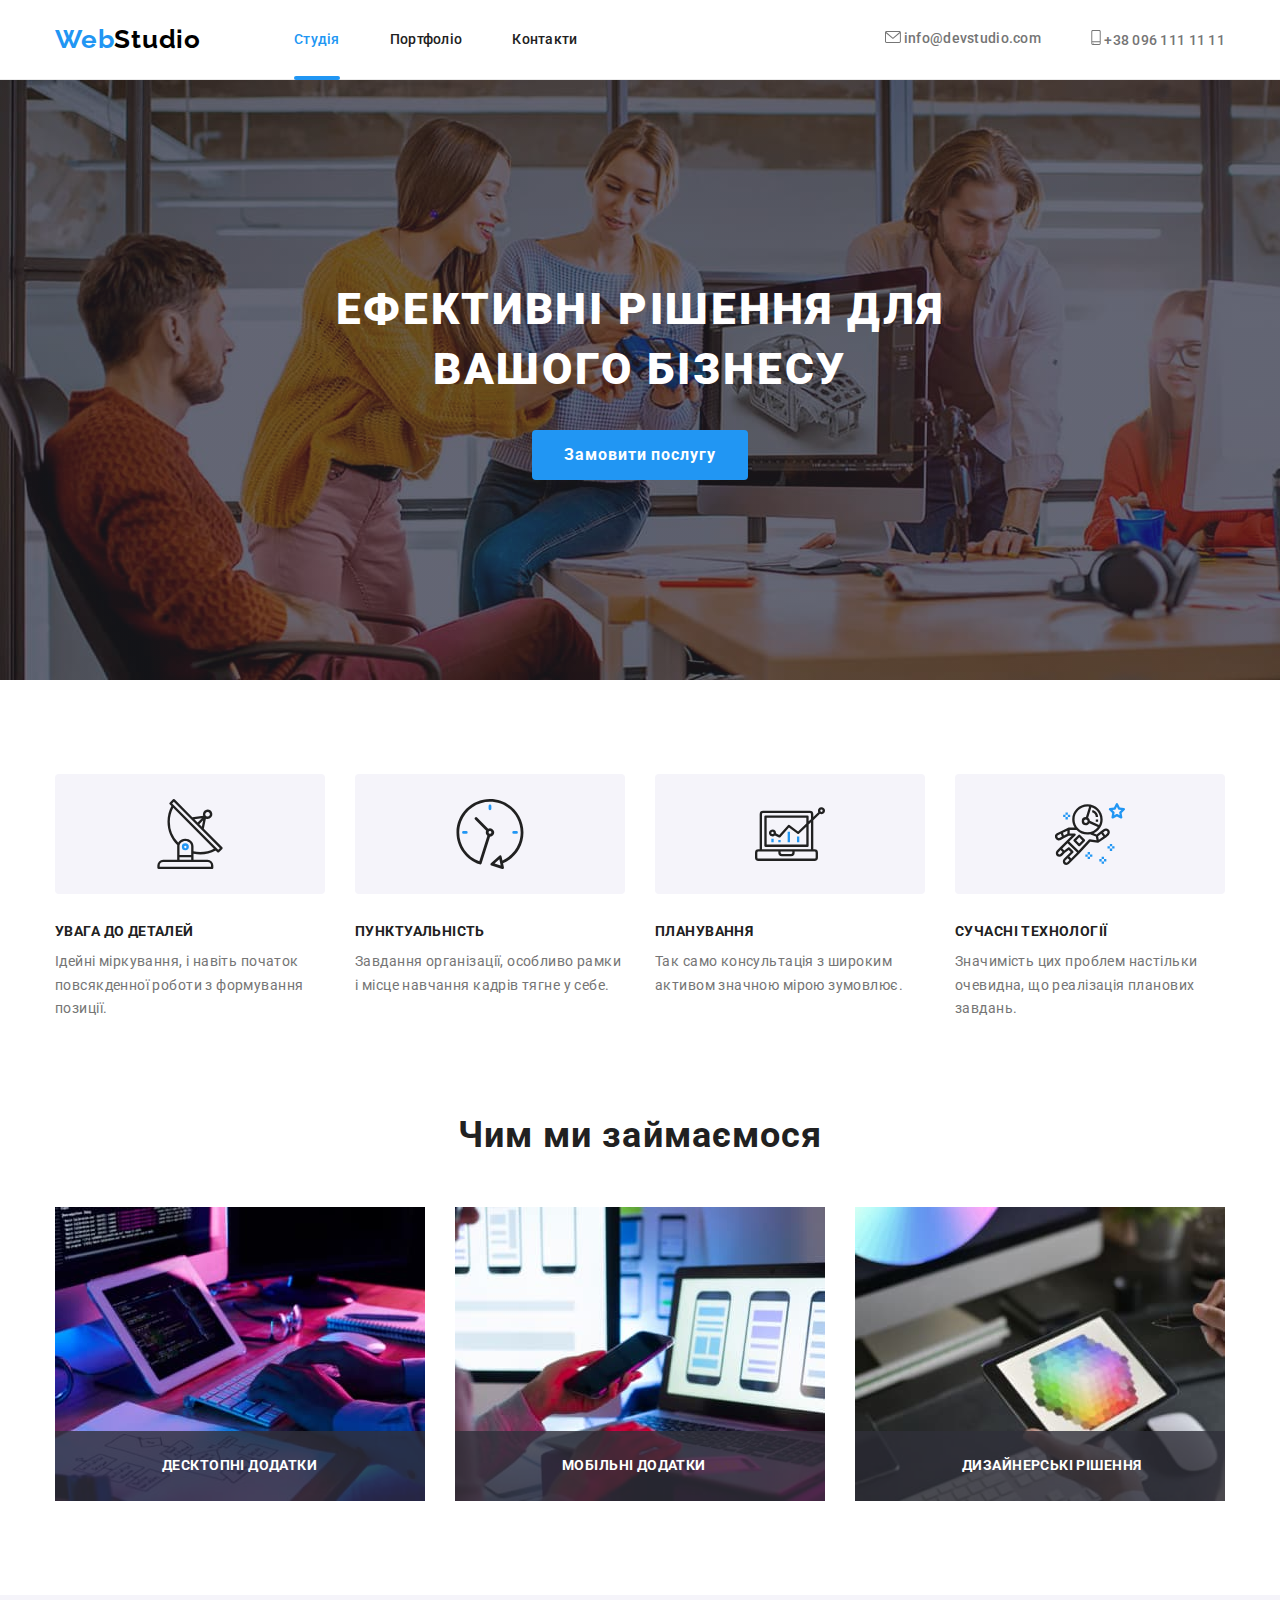
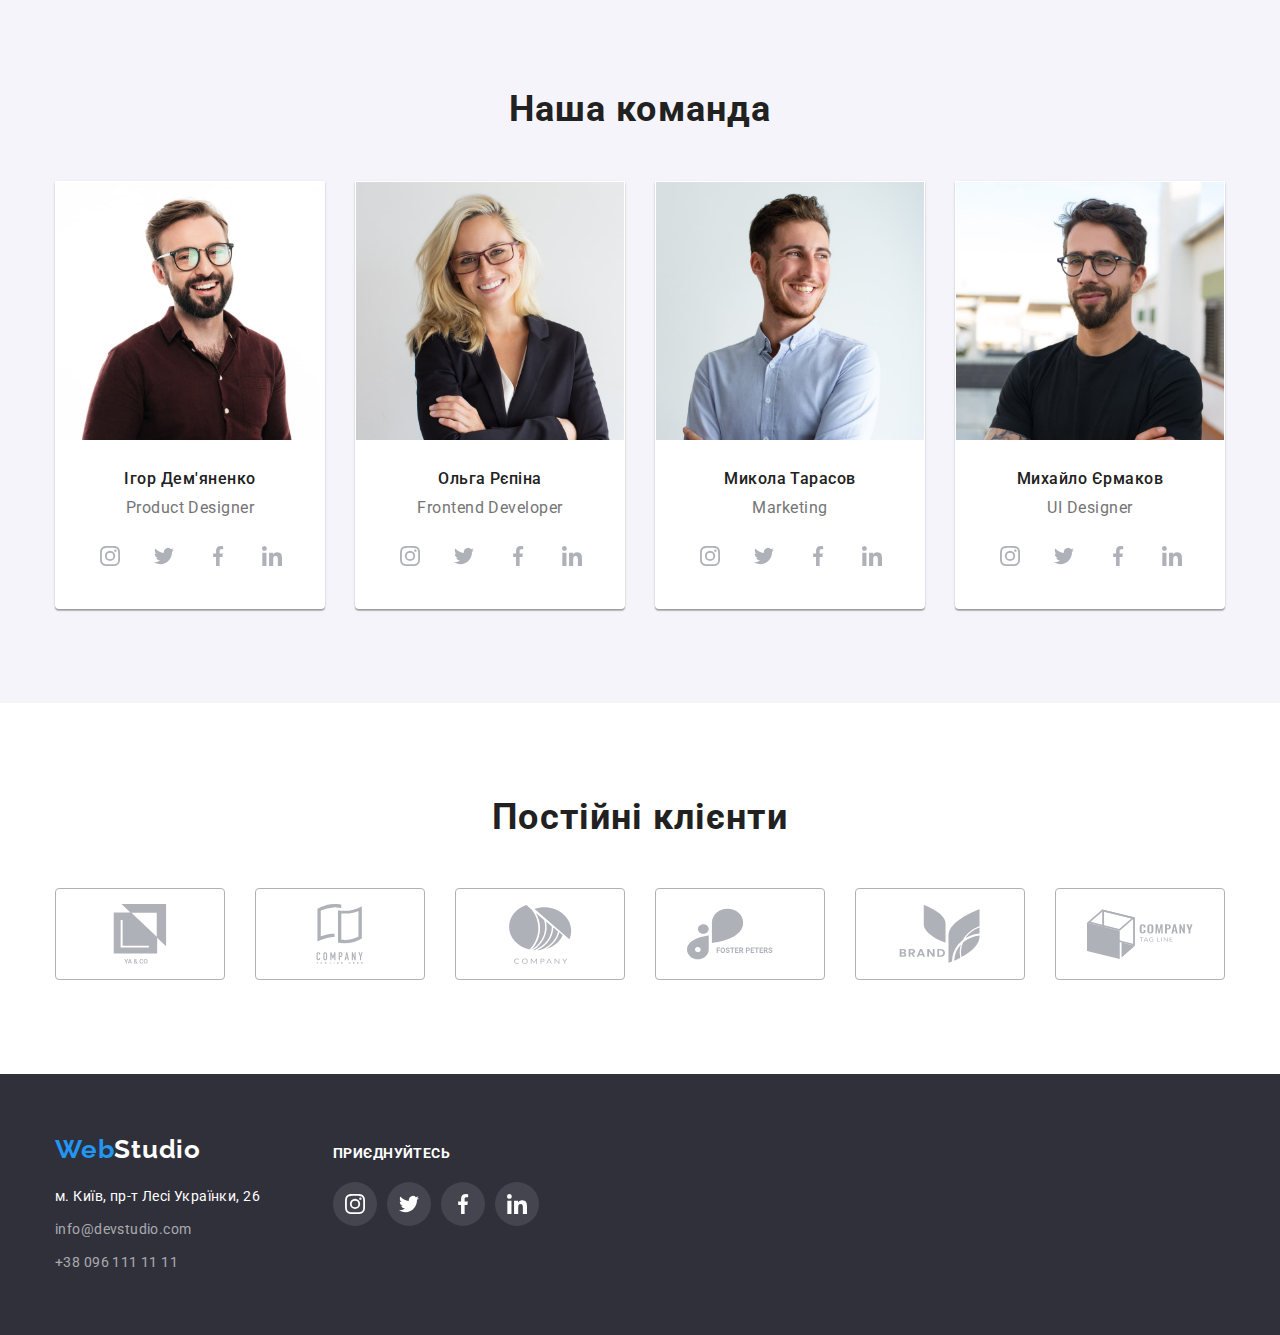
<file: index.html>
<!DOCTYPE html>
<html lang="uk">
<head>
    <meta charset="UTF-8">
    <meta http-equiv="X-UA-Compatible" content="IE=edge">
    <meta name="viewport" content="width=device-width, initial-scale=1.0">
    <title>web-studio</title>
    <link rel="stylesheet" href="https://cdnjs.cloudflare.com/ajax/libs/modern-normalize/1.1.0/modern-normalize.min.css">
    <link rel="preconnect" href="https://fonts.googleapis.com">
    <link rel="preconnect" href="https://fonts.gstatic.com" crossorigin>
    <link href="https://fonts.googleapis.com/css2?family=Raleway:wght@700&family=Roboto:wght@400;500;700;900&display=swap"
        rel="stylesheet">
    <link rel="stylesheet" href="./css/styles.css">
</head>
<body>

    <header>
        
        <div class="container header-container">
        <nav class="main-nav">
            <a lang="en" class="logo" href="./index.html"><span class="logo-conteiner">Web</span>Studio</a>
            <ul class="nav">
                <li>
                    <a class="link-nav current" href="./index.html">Студія</a>
                </li>
                <li>
                    <a class="link-nav" href="./portfolio.html">Портфоліо</a>
                </li>
                <li>
                    <a class="link-nav" href="#">Контакти</a>
                </li>
            </ul>
        </nav>
        
            <ul class="mail">
                <li>
                <a lang="en" class="mail-link" href="mailto:info@devstudio.com">
                    <svg class="mail-icon" width="16px" height="12px">
                        <use href="./images/icons.svg#icon-mail">
                        </use>
                    </svg>
                    info@devstudio.com
                </a>
                </li>
                
                <li>
                <a class="mail-link" href="tel:+380961111111">
                    <svg class="mail-icon-tel" width="10px" height="15px">
                        <use href="./images/icons.svg#icon-tel">
                        </use>
                    </svg>
                    +38 096 111 11 11
                </a>
                </li>
            </ul>
        </div>
              
    </header>   
    
    <main>

        <section class="hero">

            <div class="container">
        <h1 class="hero-title">
            Ефективні рішення для вашого бізнесу
        </h1>
        <button data-modal-open class="hero-button" type="button">Замовити послугу</button>
        </div>
        
        </section>

        <section class="features section">

            <div class="container">
            <h2 class="visually-hidden">
                Наші переваги
            </h2>

            <ul class="features-list">
                <li>
                    <div class="features-information">
                        <svg class="features-icon">
                            <use href="./images/icons.svg#icon-antenna">
                           </use>
                        </svg>
                    </div>
                                       
                    <h3 class="features-title">
                Увага до деталей
                    </h3>
                        <p class="features-item">
                Ідейні міркування, і навіть початок повсякденної роботи з формування позиції.
                        </p>

                </li>
            
                <li>
                    <div class="features-information">
                        <svg class="features-icon">
                            <use href="./images/icons.svg#icon-clock">
                            </use>
                        </svg>
                    </div>
                    <h3 class="features-title">
                    Пунктуальність
                    </h3>
                        <p class="features-item">
                    Завдання організації, особливо рамки і місце навчання кадрів тягне у себе.
                        </p>
                </li>
            
                <li>
                    <div class="features-information">
                        <svg class="features-icon">
                            <use href="./images/icons.svg#icon-computer">
                            </use>
                        </svg>
                    </div>
                    <h3 class="features-title">
                    Планування
                    </h3>
                        <p class="features-item">
                    Так само консультація з широким активом значною мірою зумовлює.
                        </p>
                </li>
            
                <li>
                    <div class="features-information">
                        <svg class="features-icon">
                            <use href="./images/icons.svg#icon-astronaut">
                            </use>
                        </svg>
                    </div>
                    <h3 class="features-title">
                    Сучасні технології
                    </h3>
                        <p class="features-item">
                    Значимість цих проблем настільки очевидна, що реалізація планових завдань.
                        </p>
                </li>             
            </ul>
            </div>

        </section>

        <section class="work">

            <div class="container">
            <h2 class="work-title">
                Чим ми займаємося
            </h2>
            <ul class="work-list">
                <li>
                    <div class="work-position">
                        <div class="work-element">
                            <p>десктопні додатки</p>
                        </div>
                        <img src="./images/tablet.jpg" alt="людина дивиться у планшет і друкує текст" width="370">
                    </div>
                </li>
                <li>
                    <div class="work-position">
                        <div class="work-element">
                            <p>мобільні додатки</p>
                        </div>
                        <img src="./images/notpad.jpg" alt="дівчина дивиться у телефон і параллельно у компьютер" width="370">
                    </div>
                </li>
                <li>
                    <div class="work-position">
                        <div class="work-element">
                            <p>дизайнерські рішення</p> 
                        </div>
                        <img src="./images/smartphone.jpg" alt="дывчина дивиться у смартфон" width="370">
                    </div>
                </li>
            </ul>
            </div>

        </section>

        <section class="command section">

            <div class="container">
            <h2 class="command-title">
                Наша команда
            </h2>

            <ul class="command-list">
                <li class="command-part">
                    <img src="./images/igor.jpg" alt="на фото зображений чоловік Ігор Дем'яненко" width="270">
                    <div class="command-box">
                    <h3 class="command-name">
                        Ігор Дем'яненко
                    </h3>
                        <p lang="en" class="command-speciality">
                        Product Designer
                        </p>
                        <ul class="command-second-list">
                            <li>
                                <a href="" class="command-link">
                                    <svg class="command-icon">
                                        <use href="./images/icons.svg#icon-instagram">
                                        </use>
                                    </svg>                                          
                                </a>
                            </li>

                            <li>
                            <a href="" class="command-link">
                                <svg class="command-icon">
                                    <use href="./images/icons.svg#icon-twitter">
                                    </use>
                                </svg>
                            </a>
                            </li>

                            <li>
                                <a href="" class="command-link">
                                    <svg class="command-icon">
                                        <use href="./images/icons.svg#icon-facebook">
                                        </use>
                                    </svg>
                                </a>
                            </li>

                            <li>
                                <a href="" class="command-link">
                                    <svg class="command-icon">
                                        <use href="./images/icons.svg#icon-linkedin">
                                        </use>
                                    </svg>
                                </a>
                            </li>
                        </ul>
                    </div>
                </li>
            
                <li class="command-part">
                    <img src="./images/olga.jpg" alt="на фото зображена дівчина Ольга Рєпіна" width="270">
                    <div class="command-box">
                    <h3 class="command-name">
                        Ольга Рєпіна
                    </h3 >
                        <p lang="en" class="command-speciality">
                        Frontend Developer
                        </p>
                        <ul class="command-second-list">
                            <li>
                                <a href="" class="command-link">
                                    <svg class="command-icon">
                                        <use href="./images/icons.svg#icon-instagram">
                                        </use>
                                    </svg>
                                </a>
                            </li>

                            <li>
                                <a href="" class="command-link">
                                    <svg class="command-icon">
                                        <use href="./images/icons.svg#icon-twitter">
                                        </use>
                                    </svg>
                                </a>
                            </li>

                            <li>
                                <a href="" class="command-link">
                                    <svg class="command-icon">
                                        <use href="./images/icons.svg#icon-facebook">
                                        </use>
                                    </svg>
                                </a>
                            </li>

                            <li>
                                <a href="" class="command-link">
                                    <svg class="command-icon">
                                        <use href="./images/icons.svg#icon-linkedin">
                                        </use>
                                    </svg>
                                </a>
                            </li>
                        </ul>
                    </div>
                </li>
            
                <li class="command-part">
                    <img src="./images/mikola.jpg" alt="на фото зображений чоловік Микола Тарасов" width="270">
                    <div class="command-box">
                    <h3 class="command-name">
                        Микола Тарасов
                    </h3>
                        <p lang="en" class="command-speciality">
                        Marketing
                        </p>
                        <ul class="command-second-list">
                            <li>
                                <a href="" class="command-link">
                                    <svg class="command-icon">
                                        <use href="./images/icons.svg#icon-instagram">
                                        </use>
                                    </svg>
                                </a>
                            </li>
                        
                            <li>
                                <a href="" class="command-link">
                                    <svg class="command-icon">
                                        <use href="./images/icons.svg#icon-twitter">
                                        </use>
                                    </svg>
                                </a>
                            </li>
                        
                            <li>
                                <a href="" class="command-link">
                                    <svg class="command-icon">
                                        <use href="./images/icons.svg#icon-facebook">
                                        </use>
                                    </svg>
                                </a>
                            </li>
                        
                            <li>
                                <a href="" class="command-link">
                                    <svg class="command-icon">
                                        <use href="./images/icons.svg#icon-linkedin">
                                        </use>
                                    </svg>
                                </a>
                            </li>
                        </ul>
                    </div>
                </li>
                            
                <li class="command-part">
                    <img src="./images/mikhaylo.jpg" alt="на фото зображений чоловік Михайло Єрмаков" width="270">
                    <div class="command-box">
                    <h3 class="command-name">
                        Михайло Єрмаков
                    </h3>
                        <p lang="en" class="command-speciality">
                        UI Designer
                        </p>
                        <ul class="command-second-list">
                            <li>
                                <a href="" class="command-link">
                                    <svg class="command-icon">
                                        <use href="./images/icons.svg#icon-instagram">
                                        </use>
                                    </svg>
                                </a>
                            </li>

                            <li>
                                <a href="" class="command-link">
                                    <svg class="command-icon">
                                        <use href="./images/icons.svg#icon-twitter">
                                        </use>
                                    </svg>
                                </a>
                            </li>

                            <li>
                                <a href="" class="command-link">
                                    <svg class="command-icon">
                                        <use href="./images/icons.svg#icon-facebook">
                                        </use>
                                    </svg>
                                </a>
                            </li>

                            <li>
                                <a href="" class="command-link">
                                    <svg class="command-icon">
                                        <use href="./images/icons.svg#icon-linkedin">
                                        </use>
                                    </svg>
                                </a>
                            </li>
                        </ul>
                    </div>
                </li>
                
            </ul>
            </div>

        </section>

        <section class="section">
            <div class="container">
                <h2 class="client-title">
                    Постійні клієнти
                </h2>
                <ul class="client-list">
                    <li>
                        <a href="" class="client-link">
                            <svg class="client-icon">
                                <use href="./images/icons.svg#icon-ya--go">
                                </use>
                            </svg>
                        </a>
                    </li>

                    <li>
                        <a href="" class="client-link">
                            <svg class="client-icon">
                                <use href="./images/icons.svg#icon-company-tagline-here">
                                </use>
                            </svg>
                        </a>
                    </li>

                    <li>
                        <a href="" class="client-link">
                            <svg class="client-icon">
                                <use href="./images/icons.svg#icon-company">
                                </use>
                            </svg>
                        </a>
                    </li>

                    <li>
                        <a href="" class="client-link">
                            <svg class="client-icon">
                                <use href="./images/icons.svg#icon-foster-peters">
                                </use>
                            </svg>
                        </a>
                    </li>

                    <li>
                        <a href="" class="client-link">
                            <svg class="client-icon">
                                <use href="./images/icons.svg#icon-brand">
                                </use>
                            </svg>
                        </a>
                    </li>

                    <li>
                        <a href="" class="client-link">
                            <svg class="client-icon">
                                <use href="./images/icons.svg#icon-company-tagline">
                                </use>
                            </svg>
                        </a>
                    </li>
                </ul>

            </div>

        </section>

    </main>

    <footer>

        <div class="container footer-box">
            <div>
            <address class="address">
                <a lang="en" class="logotipes" href="./index.html"><span class="logo-conteiner">Web</span>Studio</a>
                <ul class="address-list">
                    <li>
                        <a class="address-name mails" href="https://goo.gl/maps/CPtrU1FHBa2aNyZL9" target="_blank" rel="noopener noreferrer nofollow">
                            м. Київ, пр-т Лесі
                            Українки, 26</a>
                    </li>
                    <li>
                        <a class="address-link mails" href="mailto:info@devstudio.com">info@devstudio.com</a>
                    </li>
                    <li>
                        <a class="address-link" href="tel:+380961111111">+38 096 111 11 11</a>
                    </li>
                </ul>
            </address>
            </div>

            <div>
                <b class="footer-title">
                    приєднуйтесь
                </b>
                <ul class="footer-list">
                    <li>
                        <a href="" class="footer-link">
                            <svg class="footer-icon" width="20" height="20">
                                <use href="./images/icons.svg#icon-instagram">
                                </use>
                            </svg>
                        </a>
                    </li>
                    
                    <li>
                        <a href="" class="footer-link">
                            <svg class="footer-icon" width="20" height="20">
                                <use href="./images/icons.svg#icon-twitter">
                                </use>
                            </svg>
                        </a>
                    </li>

                    <li>
                        <a href="" class="footer-link">
                            <svg class="footer-icon" width="20" height="20">
                                <use href="./images/icons.svg#icon-facebook">
                                </use>
                            </svg>
                        </a>
                    </li>

                    <li>
                        <a href="" class="footer-link">
                            <svg class="footer-icon" width="20" height="20">
                                <use href="./images/icons.svg#icon-linkedin">
                                </use>
                            </svg>
                        </a>
                    </li>
                </ul>
            </div>
        </div>

    </footer>
    
    <div class="backdrop is-hidden" data-modal>
        <div class="modal">
            <button class="modal-button" data-modal-close type="button">
                <svg class="modal-icon">
                    <use href="./images/icons.svg#icon-close-modal">
                    </use>
                </svg>
            </button>
        </div>
    </div>
    <script src="./js/modal.js"></script>
</body>
</html>
</file>
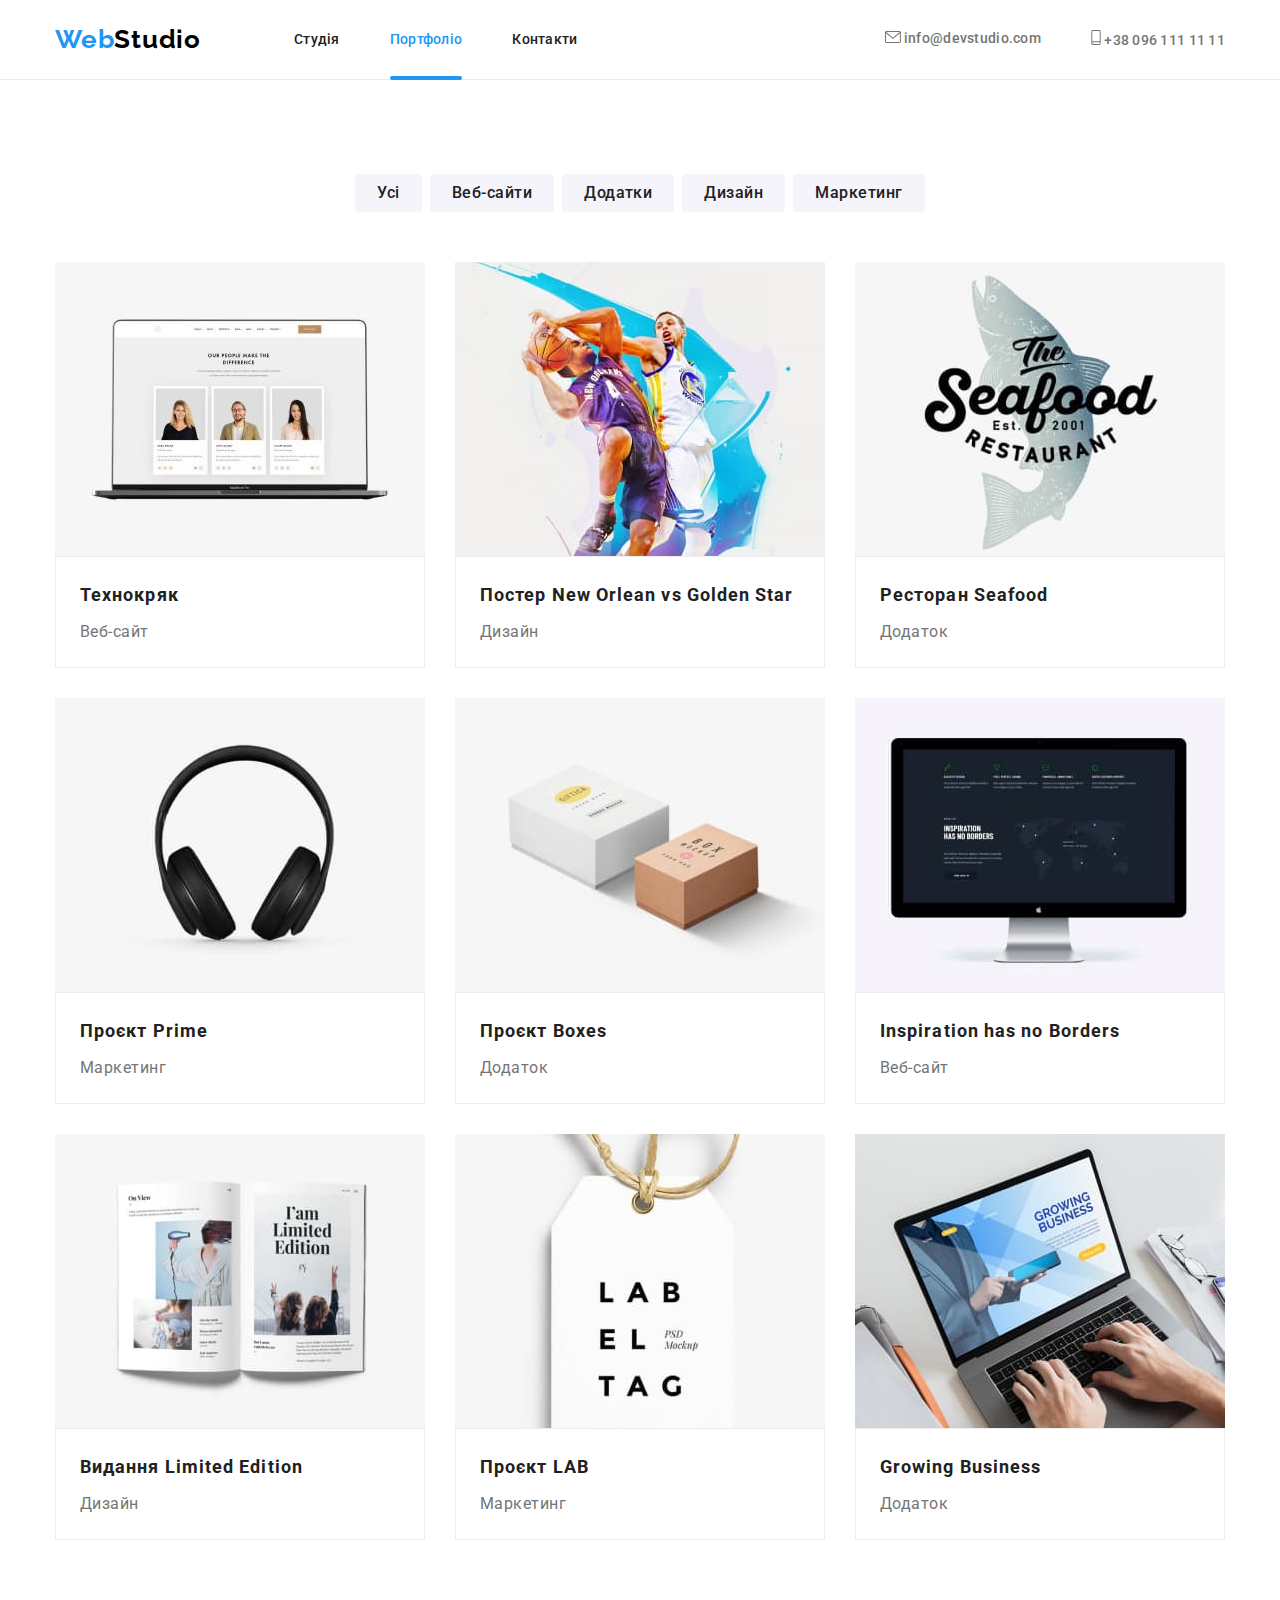
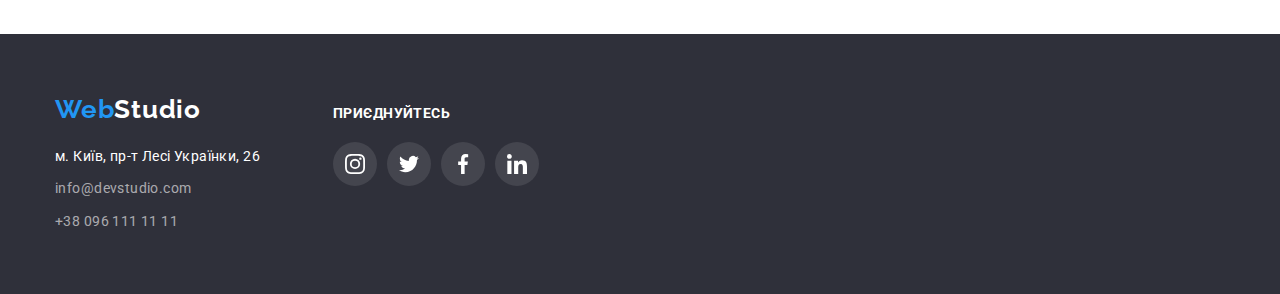
<file: portfolio.html>
<!DOCTYPE html>
<html lang="uk">
<head>
    <meta charset="UTF-8">
    <meta http-equiv="X-UA-Compatible" content="IE=edge">
    <meta name="viewport" content="width=device-width, initial-scale=1.0">
    <title>Portfolio</title>
    <link rel="stylesheet" href="https://cdnjs.cloudflare.com/ajax/libs/modern-normalize/1.1.0/modern-normalize.min.css">
    <link rel="preconnect" href="https://fonts.googleapis.com">
    <link rel="preconnect" href="https://fonts.gstatic.com" crossorigin>
    <link href="https://fonts.googleapis.com/css2?family=Raleway:wght@700&family=Roboto:wght@400;500;700;900&display=swap"
        rel="stylesheet">
    <link rel="stylesheet" href="./css/styles.css">
</head>
<body>
    <header>

        <div class="container header-container">
        <nav class="main-nav">
            <a lang="en" class="logo" href="./index.html"><span class="logo-conteiner">Web</span>Studio</a>
            <ul class="nav">
                <li>
                    <a class="link-nav" href="./index.html">Студія</a>
                </li>
                <li>
                    <a class="link-nav current" href="#">Портфоліо</a>
                </li>
                <li>
                    <a class="link-nav" href="#">Контакти</a>
                </li>
            </ul>
        </nav>
        <ul class="mail">
            <li>
                <a lang="en" class="mail-link" href="mailto:info@devstudio.com">
                    <svg class="mail-icon" width="16px" height="12px">
                        <use href="./images/icons.svg#icon-mail">
                        </use>
                    </svg>
                    info@devstudio.com
                </a>
            </li>
            <li>
                <a class="mail-link" href="tel:+380961111111">
                    <svg class="mail-icon-tel" width="10px" height="15px">
                        <use href="./images/icons.svg#icon-tel">
                        </use>
                    </svg>
                    +38 096 111 11 11
                </a>
            </li>
        </ul>
        </div>

    </header>

    <main>

        <section class="section">

        <div class="container">
            <h1 class="visually-hidden">
                Портфоліо
            </h1>

        <ul class="button-list">
            <li>
                <button class="button-list-item" type="button">Усі</button>
            </li>
            <li>
                <button class="button-list-item" type="button">Веб-сайти</button>
            </li>
            <li>
                <button class="button-list-item" type="button">Додатки</button>
            </li>
            <li>
                <button class="button-list-item" type="button">Дизайн</button>
            </li>
            <li>
                <button class="button-list-item" type="button">Маркетинг</button>
            </li>
        </ul>

        <div class="flex-container">
        <ul class="reclam">
            
            <li>
                <a href="" class="reclam-link">
                    <div class="reclam-backdrop">
                        <img src="./images/technokriack.jpg" alt="Список із трьох людей" width="370" height="294">
                        <div class="reclam-box">
                            <p class="reclam-text">
                                Ресурс пропонує комплексні пропозиції з різним рівнем функціоналу та сервісів. Все це дозволить відвідувачу отримати
                                вичерпні відомості про компанію чи приватну особу.
                            </p>
                        </div>
                    </div>
                <div class="reclam-tools">
                <h2 class="reclam-title">
                    Технокряк
                </h2>
                <p class="reclam-item">
                    Веб-сайт
                </p>
                </div>
                </a>
            </li>
                        
            <li>
                <a href="" class="reclam-link">
                    <div class="reclam-backdrop">
                        <img src="./images/basketball.jpg" alt="Два хлопці грають у баскетбол" width="370" height="294">
                        <div class="reclam-box">
                            <p class="reclam-text">
                                Ресурс пропонує комплексні пропозиції з різним рівнем функціоналу та сервісів. Все це дозволить відвідувачу отримати
                                вичерпні відомості про компанію чи приватну особу.
                            </p>
                        </div>
                    </div>
                <div class="reclam-tools">
                <h2 class="reclam-title">
                    Постер New Orlean vs Golden Star
                </h2>
                <p class="reclam-item">
                    Дизайн
                </p>
                </div>
                </a>
            </li>
                        
            <li>
                <a href="" class="reclam-link">
                    <div class="reclam-backdrop">
                        <img src="./images/restaurant.jpg" alt="логотип ресторану" width="370" height="294">
                        <div class="reclam-box">
                            <p class="reclam-text">
                                Ресурс пропонує комплексні пропозиції з різним рівнем функціоналу та сервісів. Все це дозволить відвідувачу отримати
                                вичерпні відомості про компанію чи приватну особу.
                            </p>
                        </div>
                    </div>
                <div class="reclam-tools">
                <h2 class="reclam-title">
                    Ресторан Seafood
                </h2>
                <p class="reclam-item">
                    Додаток
                </p>
                </div>
                </a>
            </li>
                        
            <li>
                <a href="" class="reclam-link">
                    <div class="reclam-backdrop">
                        <img src="./images/headphones.jpg" alt="фото навушників" width="370" height="294">
                        <div class="reclam-box">
                            <p class="reclam-text">
                                Ресурс пропонує комплексні пропозиції з різним рівнем функціоналу та сервісів. Все це дозволить відвідувачу отримати
                                вичерпні відомості про компанію чи приватну особу.
                            </p>
                        </div>
                    </div>
                <div class="reclam-tools">
                <h2 class="reclam-title">
                    Проєкт Prime
                </h2>
                <p class="reclam-item">
                    Маркетинг
                </p>
                </div>
                </a>
            </li>
                        
            <li>
                <a href="" class="reclam-link">
                <div class="reclam-backdrop">
                    <img src="./images/boxes.jpg" alt="фото двох невеликих коробочьок" width="370" height="294">
                    <div class="reclam-box">
                        <p class="reclam-text">
                            Ресурс пропонує комплексні пропозиції з різним рівнем функціоналу та сервісів. Все це дозволить відвідувачу отримати
                            вичерпні відомості про компанію чи приватну особу.
                        </p>
                    </div>
                </div>
                <div class="reclam-tools">
                <h2 class="reclam-title">
                    Проєкт Boxes
                </h2>
                <p class="reclam-item">
                    Додаток
                </p>
                </div>
                </a>
            </li>
                        
            <li>
                <a href="" class="reclam-link">
                <div class="reclam-backdrop">
                    <img src="./images/monitor.jpg" alt="зображення монітору" width="370" height="294">
                    <div class="reclam-box">
                        <p class="reclam-text">
                            Ресурс пропонує комплексні пропозиції з різним рівнем функціоналу та сервісів. Все це дозволить відвідувачу отримати
                            вичерпні відомості про компанію чи приватну особу.
                        </p>
                    </div>
                </div>
                <div class="reclam-tools">
                <h2 lang="en" class="reclam-title">
                    Inspiration has no Borders
                </h2>
                <p class="reclam-item">
                    Веб-сайт
                </p>
                </div>
                </a>
            </li>
                        
            <li>
                <a href="" class="reclam-link">
                <div class="reclam-backdrop">
                    <img src="./images/book.jpg" alt="на фото зображена книга під назвою обмежений випуск" width="370" height="294">
                    <div class="reclam-box">
                        <p class="reclam-text">
                            Ресурс пропонує комплексні пропозиції з різним рівнем функціоналу та сервісів. Все це дозволить відвідувачу отримати
                            вичерпні відомості про компанію чи приватну особу.
                        </p>
                    </div>
                </div>
                <div class="reclam-tools">
                <h2 class="reclam-title">
                    Видання Limited Edition
                </h2>
                <p class="reclam-item">
                    Дизайн
                </p>
                </div>
                </a>
            </li>
                        
            <li>
                <a href="" class="reclam-link">
                <div class="reclam-backdrop">
                    <img src="./images/trinket.jpg" alt="на малюнку зображений брелок" width="370" height="294">
                    <div class="reclam-box">
                        <p class="reclam-text">
                            Ресурс пропонує комплексні пропозиції з різним рівнем функціоналу та сервісів. Все це дозволить відвідувачу отримати
                            вичерпні відомості про компанію чи приватну особу.
                        </p>
                    </div>
                </div>
                <div class="reclam-tools">
                <h2 class="reclam-title">
                    Проєкт LAB
                </h2>
                <p class="reclam-item">
                    Маркетинг
                </p>
                </div>
                </a>
            </li>
            
            <li>
                <a href="" class="reclam-link">
                <div class="reclam-backdrop">
                    <img src="./images/notbook.jpg" alt="на малюнку зображений ноутбук" width="370" height="294">
                    <div class="reclam-box">
                        <p class="reclam-text">
                            Ресурс пропонує комплексні пропозиції з різним рівнем функціоналу та сервісів. Все це дозволить відвідувачу отримати
                            вичерпні відомості про компанію чи приватну особу.
                        </p>
                    </div>
                </div>
                <div class="reclam-tools">
                <h2 lang="en" class="reclam-title">
                    Growing Business
                </h2>
                <p class="reclam-item">
                    Додаток
                </p>
                </div>
                </a>
            </li>
            
        </ul>
        </div>
        </div>

        </section>

    </main>

    <footer>

        <div class="container footer-box">
            <div>
                <address class="address">
                    <a lang="en" class="logotipes" href="./index.html"><span class="logo-conteiner">Web</span>Studio</a>
                    <ul class="address-list">
                        <li>
                            <a class="address-name mails" href="https://goo.gl/maps/CPtrU1FHBa2aNyZL9" target="_blank"
                                rel="noopener noreferrer nofollow">
                                м. Київ, пр-т Лесі
                                Українки, 26</a>
                        </li>
                        <li>
                            <a class="address-link mails" href="mailto:info@devstudio.com">info@devstudio.com</a>
                        </li>
                        <li>
                            <a class="address-link" href="tel:+380961111111">+38 096 111 11 11</a>
                        </li>
                    </ul>
                </address>
            </div>
        
            <div>
                <b class="footer-title">
                    приєднуйтесь
                </b>
                <ul class="footer-list">
                    <li>
                        <a href="" class="footer-link">
                            <svg class="footer-icon" width="20" height="20">
                                <use href="./images/icons.svg#icon-instagram">
                                </use>
                            </svg>
                        </a>
                    </li>
        
                    <li>
                        <a href="" class="footer-link">
                            <svg class="footer-icon" width="20" height="20">
                                <use href="./images/icons.svg#icon-twitter">
                                </use>
                            </svg>
                        </a>
                    </li>
        
                    <li>
                        <a href="" class="footer-link">
                            <svg class="footer-icon" width="20" height="20">
                                <use href="./images/icons.svg#icon-facebook">
                                </use>
                            </svg>
                        </a>
                    </li>
        
                    <li>
                        <a href="" class="footer-link">
                            <svg class="footer-icon" width="20" height="20">
                                <use href="./images/icons.svg#icon-linkedin">
                                </use>
                            </svg>
                        </a>
                    </li>
                </ul>
            </div>
        </div>

    </footer>

</body>
</html>
</file>
<file: css/styles.css>
:root {
   --primery-text-color: #212121;
   --title-text-color: #757575;
   --acent-color: #2196F3;
   --White: #ffffff;
   --fill-icon: #AFB1B8;
   --secondaly: #2F303A;

   --timing-function: cubic-bezier(0.4, 0, 0.2, 1);
}

/* Основной цвет текста: #212121 */
/* Вторичный цвет текста: #757575 */
/* Акцент: #2196F3 */
/* Белый: #FFFFFF */

/* Основной цвет фона: #FFFFFF */
/* Вторичный цвет фона: #2F303A; */



body {
   background-color: var(--White);
   color: var(--primery-text-color);
   font-family: 'Roboto', sans-serif;
   font-size: 14px;
}
footer {
   background-color: var(--secondaly);
}
img {
   display: block;
   max-width: 100%;
   height: auto;
}  
li {
   list-style: none;
}
.section {
   padding-top: 94px;
   padding-bottom: 94px;
}

/* Контейнер */
.container {
   width: 1200px;
   margin-left: auto;
   margin-right: auto;
   padding: 0% 15px 0% 15px;
   }

h1,
h2, 
h3, 
h4, 
ul,
p {
   margin: 0%;
   padding: 0%;
}

/* Хедер */
header {
   padding: 24px 0%;
   border-bottom: 1px solid #ECECEC;
}
.header-container {
   display: flex;
   align-items: center;
}
/* Навигация */
.main-nav {
   display: flex;
   align-items: center;
}
.logo {
   font-family: 'Raleway';
   font-weight: 700;
   font-size: 26px;
   line-height: 1.19;
   letter-spacing: 0.03em;
   text-decoration: none;
   color: #000000;
}
.logo-conteiner {
   color: var(--acent-color);
}
.nav {
   display: flex;
   margin-left: 93px;
   gap: 50px;
}
.link-nav {
   position: relative;
   font-weight: 500;
   line-height: 1.14;
   text-decoration: none;
   
   letter-spacing: 0.02em;
   color: var(--primery-text-color);
   transition: color 250ms var(--timing-function);
}
.link-nav:hover,
.current, 
.link-nav:focus { 
   color: var(--acent-color);
}
.current::after {
   content: "";
   position: absolute;
   display: block;
   margin-top: 28px;
   
   width: 100%;
   height: 4px;
   border-radius: 2px;
   background-color: var(--acent-color);
   
   transition: opacity 250ms var(--timing-function);
}


/* email */
.mail {
   display: flex;
   margin-left: auto;
   gap: 50px;
}
.mail-link {
   font-weight: 500;
   line-height: 1.14;
   text-decoration: none;

   letter-spacing: 0.02em;
   color: var(--title-text-color);
   fill: currentColor;

   transition: color 250ms var(--timing-function);
}
.mail-link:hover,
.mail-link:focus {
   color: var(--acent-color);
}

/* hero */
.hero {
   background: var(--secondaly);
   text-align: center;
   padding: 200px 0%;
   margin-right: auto;
   margin-left: auto;
   height: 600px;
   max-width: 1600px;

   background-color:  #C4C4C4;
   background-image: linear-gradient(
      rgba(47, 48, 58, 0.4),
      rgba(47, 48, 58, 0.4)
   ),
   url(../images/overlay.jpg)
   
}
.hero-title {
   width: 700px;
   margin-bottom: 30px;
   margin-right: auto;
   margin-left: auto;
      
   text-align: center;
   font-weight: 900;
   font-size: 44px;
   line-height: 1.36;
   letter-spacing: 0.06em;
   text-transform: uppercase;
   color: var(--White);
}
.hero-button {
   display: block;
   margin-right: auto;
   margin-left: auto;
   padding: 10px 32px;
    
   font-weight: 700;
   font-size: 16px;
   line-height: 1.87;
   font-family: inherit;

   letter-spacing: 0.06em;
   border-radius: 4px;
   border: none;
   color: var(--White);
   background-color: var(--acent-color);

   transition: background-color 250ms var(--timing-function), 
               box-shadow 250ms var(--timing-function);
}
.hero-button:hover,
.hero-button:focus {
   background-color: var(--acent-color);
   box-shadow: 0px 4px 4px rgba(0, 0, 0, 0.15);
   cursor: pointer;
}

/* modal */
.backdrop {
   position: fixed;
   top: 0;
   left: 0;
   width: 100%;
   height: 100%;
   background-color: rgba(0, 0, 0, 0.2);
   opacity: 1;
   transition: opacity 250ms var(--timing-function),
               visibility 250ms var(--timing-function);
}
.backdrop.is-hidden {
   opacity: 0;
   pointer-events: none;
   visibility: hidden;
}
.backdrop.is-hidden .modal {
   transform: translate(-50%, -50%) scaleX(0.1);
}
.modal {
   position: relative;
   top: 50%;
   left: 50%;
      
   height: 581px;
   width: 528px;
   background-color: #FFFFFF;
   box-shadow: 0px 1px 3px rgba(0, 0, 0, 0.12), 0px 1px 1px rgba(0, 0, 0, 0.14), 0px 2px 1px rgba(0, 0, 0, 0.2);
   border-radius: 4px;

   transform: translate(-50%, -50%) scaleX(1);
   transition: transform 250ms var(--timing-function);
}
.modal-button {
   position: absolute;
   display: flex;
   justify-content: center;
   align-items: center;
   top: 8px;
   right: 8px;
   padding: 9px 9px 10px 10px;   
   width: 30px;
   height: 30px;

   cursor: pointer;
   border: 1px solid rgba(0, 0, 0, 0.1);
   border-radius: 50%;
   background-color: #ffffff;
   
}
.modal-icon {
   width: 11px;
   height: 11px;
   filter: drop-shadow(0px 4px 4px rgba(0, 0, 0, 0.25));
}

/* Преимущества */
.visually-hidden {
   position: absolute;
   white-space: nowrap;
   width: 1px;
   height: 1px;
   overflow: hidden;
   border: none;
   padding: 0;
   clip: rect(0 0 0 0);
   clip-path: inset(50%);
   margin: -1px;
}
.features-list {
   display: flex;
}
.features-list li {
   margin-right: 30px;
}
.features-list li:last-child {
   margin-right: 0%;
}
.features-information {
   display: flex;
   align-items: center;
   justify-content: center;
   
   margin-bottom: 30px;
   width: 270px; 
   height: 120px;
   background: #F5F4FA;
   border-radius: 4px;
}
.features-icon {
   width: 70px;
   height: 70px;
}
.features-title {
   margin-bottom: 10px;

   color: var(--primery-text-color);
   font-weight: 700;
   font-size: 14px;
   line-height: 1.14;
   letter-spacing: 0.03em;
   text-transform: uppercase;
}
.features-item {
   color: var(--title-text-color);
   line-height: 1.7;
   letter-spacing: 0.03em;
}

/* work photo */
.work {
   padding-bottom: 94px;
}
.work-title {
   margin-bottom: 50px;
   text-align: center;

   color: var(--primery-text-color);
   font-weight: 700;
   font-size: 36px;
   line-height: 1.16;
   letter-spacing: 0.03em;
}
.work-list {
   display: flex;
}
.work-list li {
   margin-right: 30px;
}
.work-list li:last-child {
   margin-right: 0%;
}
.work-position {
   position: relative;
   display: flex;
   align-items: flex-end;
   justify-content: center;
}
.work-element {
   position: absolute;
   width: 370px;
   padding: 27px 107px;
   border: none;
   font-weight: 700;
   line-height: 1.14;
   letter-spacing: 0.03em;

   text-transform: uppercase;
   white-space: nowrap;;
   background: rgba(47, 48, 58, 0.8);
   color: #FFFFFF;
}
/* Команда */
.command {
   background: #F5F4FA;
}
.command-title {
   margin-bottom: 50px;

   font-weight: 700;
   font-size: 36px;
   line-height: 1.16;
   text-align: center;
   letter-spacing: 0.03em;
   color: var(--primery-text-color);
}
.command-list {
   display: flex;
   gap: 30px;
}
.command-part {
   width: 270px;
   text-align: center;
   background: #FFFFFF;
   box-shadow: 0px 1px 3px rgba(0, 0, 0, 0.12), 0px 1px 1px rgba(0, 0, 0, 0.14), 0px 2px 1px rgba(0, 0, 0, 0.2);
   border-radius: 0px 0px 4px 4px;
   border: transparent solid 1px;
}
.command-box {
   padding: 30px 32px;
}
.command-name {
   margin-bottom: 10px;

   font-weight: 500;
   font-size: 16px;
   line-height: 1.18;
   letter-spacing: 0.03em;
   color: var(--primery-text-color);
}
.command-speciality {
   margin-bottom: 16px;

   font-size: 16px;
   line-height: 1.18;
   letter-spacing: 0.03em;
   color: var(--title-text-color);
}
.command-second-list {
   display: flex;
   gap: 10px;
}

.command-link {
   display: flex;
   align-items: center;
   justify-content: center;
   width: 44px;
   height: 44px;
   fill: var(--fill-icon);
   border-radius: 50%;

   transition: background-color 250ms var(--timing-function),
               box-shadow 250ms var(--timing-function),
               fill 250ms var(--timing-function);
}
.command-link:hover,
.command-link:focus {
   fill: var(--White);
   background-color: var(--acent-color);
   box-shadow: 0px 4px 4px rgba(0, 0, 0, 0.25); 
}

.command-icon {
   width: 20px;
   height: 20px;
}

/* Клиенты */
.client-title {
   margin-bottom: 50px;
   text-align: center;

   color: var(--primery-text-color);
   font-weight: 700px;
   font-size: 36px;
   line-height: 1.16;
   letter-spacing: 0.03em;
}
.client-list {
   display: flex;
   gap: 30px;
}
.client-link {
   display: flex;
   align-items: center;
   justify-content: center;
  
   width: 170px;
   height: 92px;
   border: 1px solid var(--fill-icon);
   border-radius: 4px;
   fill:var(--fill-icon);

   transition: fill 250ms var(--timing-function),
               border-color 250ms var(--timing-function);
}
.client-link:hover,
.client-link:focus {
   fill: var(--acent-color);
   border-color: var(--acent-color);
}
.client-icon {
   width: 106px;
   height: 60px;
}

/* Футер */
footer {
   padding: 60px 0%;
}
.logotipes {
   font-family: 'Raleway';
   font-weight: 700;
   font-size: 26px;
   line-height: 1.19;
   letter-spacing: 0.03em;
   text-decoration: none;
   color: var(--White);
}
.logotipes {
   display: flex;
   margin-bottom: 20px;
} 
/* Адрес\футер */
.address {
   font-family: 'Roboto';
   font-style: normal;
   letter-spacing: 0.03em;
}
.mails {
   display: flex;
   margin-bottom: 9px;
}
.address-name {
   color: var(--White);
   line-height: 1.7;
   text-decoration: none;
}
.address-link {
   color: rgba(255, 255, 255, 0.6);
   font-weight: 400;
   line-height: 1.7;
   text-decoration: none;
   transition: color 250ms var(--timing-function);
}
.address-link:hover,
.address-link:focus {
   color: var(--acent-color);
}
.footer-box {
   display: flex;
   align-items: baseline;
   gap: 73px;
}
.footer-title {
   line-height: 1.14;
   letter-spacing: 0.03em;
   text-transform: uppercase;

   color: #FFFFFF;
}
.footer-list {
   display: flex;
   margin-top: 20px;
   gap: 10px;
}
.footer-link {
   display: flex;
   align-items: center;
   justify-content: center;
   width: 44px;
   height: 44px;
   border-radius: 50%;

   fill: #ffffff;
   background: rgba(255, 255, 255, 0.1);
   transition: background-color 250ms var(--timing-function);
}
.footer-link:hover,
.footer-link:focus {
   background-color: var(--acent-color);
}
/* Портфолио */
.button-list {
   display: flex;
   justify-content: center;
   margin-bottom: 50px;
   text-align: center;
}
.button-list li {
   margin-right: 8px;
}
.button-list li:last-child {
   margin-right: 0%;
}
.button-list-item {
   padding: 6px 22px;
      
   font-family: 'Roboto';
   font-weight: 500;
   font-size: 16px;
   line-height: 1.62;

   letter-spacing: 0.03em;
   border-radius: 4px;
   border: none;
   background: #F5F4FA;
   color: var(--primery-text-color);

   transition: color 250ms var(--timing-function),
               background-color 250ms var(--timing-function),
               box-shadow 250ms var(--timing-function),
               filter 250ms var(--timing-function);               ;
}
.button-list-item:hover {
   color: var(--White);
   background-color: var(--acent-color);
   box-shadow: 0px 3px 1px rgba(0, 0, 0, 0.1), 0px 1px 2px rgba(0, 0, 0, 0.08), 0px 2px 2px rgba(0, 0, 0, 0.12);
   cursor: pointer;
}
.button-list-item:focus {
   color: var(--White);
   background: var(--acent-color);
   filter: drop-shadow(0px 4px 4px rgba(0, 0, 0, 0.25));
   }
.reclam {
   display: flex;
   flex-wrap: wrap;
   gap: 30px; 
}
.reclam-link {
   display: block;
   text-decoration: none;

   transition: box-shadow 250ms var(--timing-function);
}
.reclam-link:hover {
   box-shadow: 0px 1px 1px rgba(0, 0, 0, 0.12), 0px 4px 4px rgba(0, 0, 0, 0.06), 1px 4px 6px rgba(0, 0, 0, 0.16);
}
.reclam-backdrop {
   position: relative;
   overflow: hidden;
}
.reclam-box {
   position: absolute;
   top: 0;
   left: 0;
   width: 100%;
   height: 100%;
   background-color: var(--acent-color);

   opacity: 0.9;
   transform: translateY(100%);
   transition: transform 250ms var(--timing-function);
}
.reclam-backdrop:hover::after {
   transform: translateY(0);
}
.reclam-link:hover .reclam-box {
   transform: translateY(0);
}
.reclam-text {
   padding: 63px 24px;

   font-size: 18px;
   line-height: 1.55;

   letter-spacing: 0.03em;
   color: var(--White);
}
.reclam-text:hover {
   transform: translateY(0);
}
.reclam-tools {
   padding: 20px 24px;
   border: 1px solid #EEEEEE;
}
.reclam-title {
   margin-bottom: 4px;

   font-weight: 700;
   font-size: 18px;
   line-height: 2;
   letter-spacing: 0.06em;
   color: var(--primery-text-color);
}
.reclam-item {
   font-size: 16px;
   line-height: 1.87;
   letter-spacing: 0.03em;
   color: var(--title-text-color);
}
</file>
